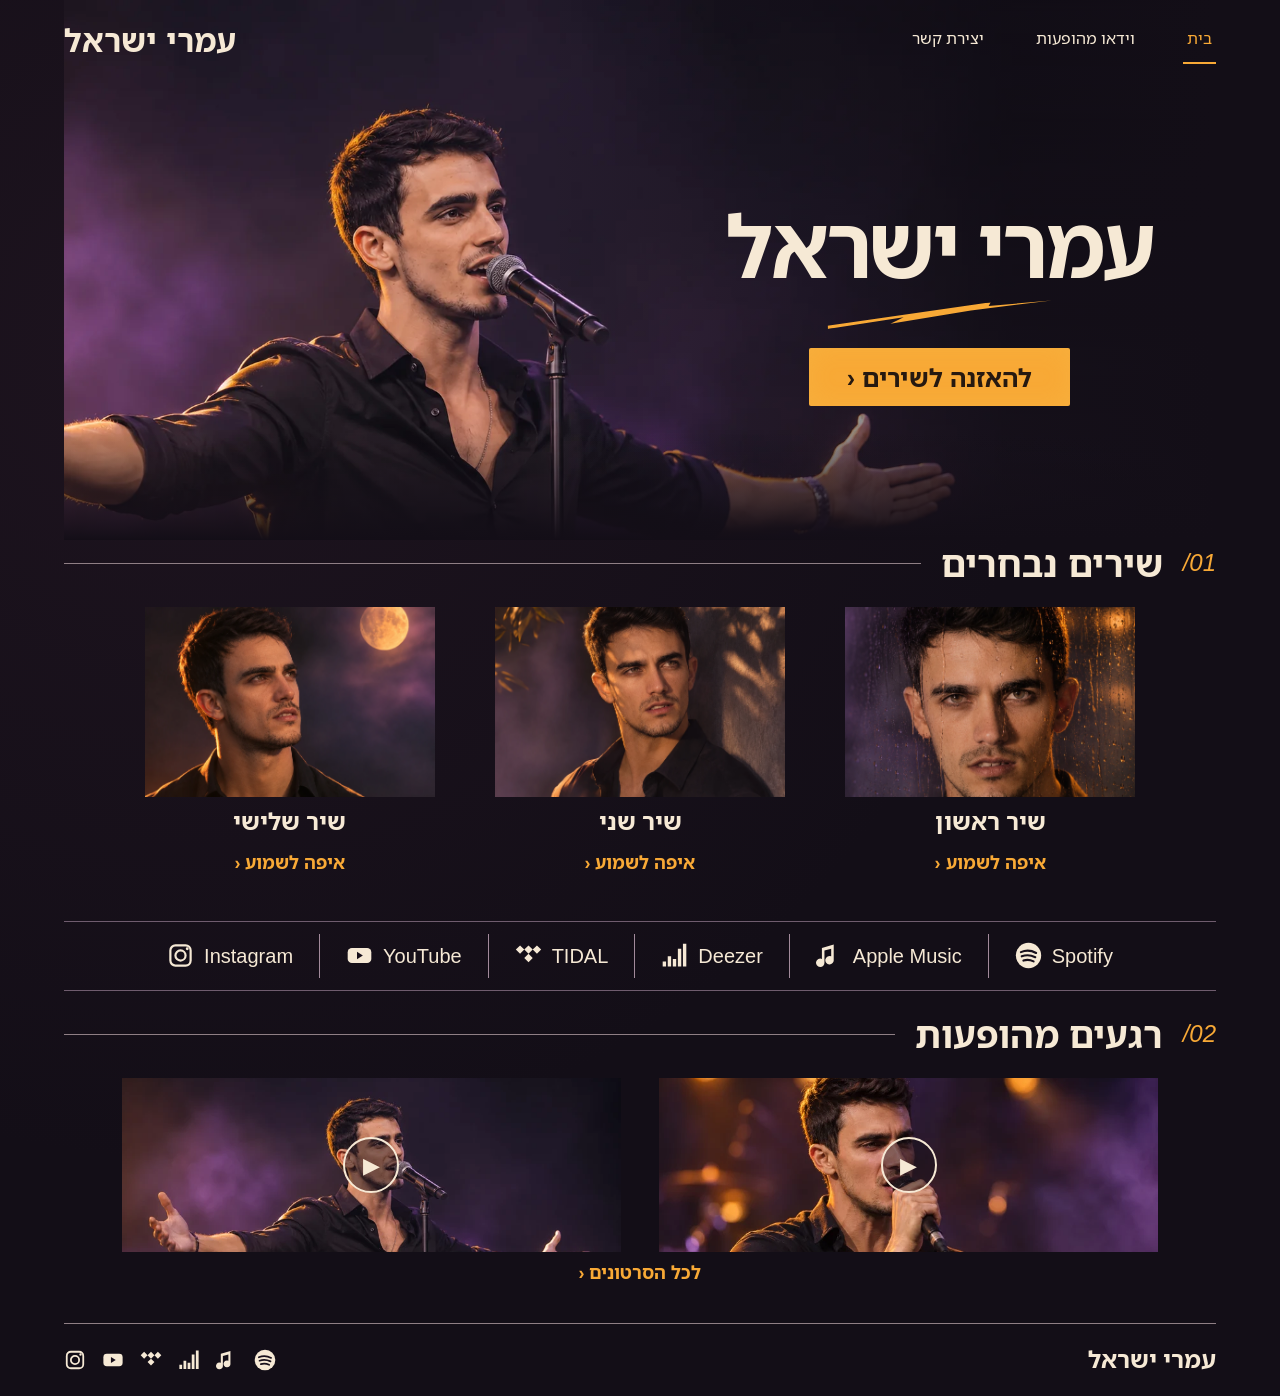
<file: index.html>
<!doctype html>
<html lang="he" dir="rtl"><head><meta charset="utf-8"><meta name="viewport" content="width=device-width,initial-scale=1"><meta name="theme-color" content="#130e17"><meta name="description" content="מוזיקה, רגעים מהופעות ויצירת קשר עם עמרי ישראל."><title>בית | עמרי ישראל</title><link rel="stylesheet" href="styles.css?v=2"><script defer src="site.js"></script></head><body><a class="skip" href="#main">דילוג לתוכן</a><div class="container"><header class="header"><a href="index.html" class="logo">עמרי ישראל</a><button class="menu" aria-controls="navigation" aria-expanded="false" aria-label="פתיחת תפריט">☰</button><nav id="navigation" aria-label="ניווט ראשי"><a href="index.html" aria-current="page">בית</a><a href="videos.html">וידאו מהופעות</a><a href="contact.html">יצירת קשר</a></nav></header><main id="main"><section class="hero"><div class="hero-copy"><h1>עמרי ישראל</h1><div class="brush" aria-hidden="true"></div><a class="cta" href="#songs">להאזנה לשירים ‹</a></div></section><section class="section" id="songs"><div class="section-heading"><span class="number">01/</span><h2>שירים נבחרים</h2></div><div class="songs"><article class="song"><img src="assets/images/album-1.webp" srcset="assets/images/album-1-mobile.webp 300w, assets/images/album-1.webp 1254w" sizes="(max-width: 700px) 80px, 27vw" alt="עטיפת שיר ראשון" width="227" height="190"><h3>שיר ראשון</h3><button class="text-button" data-song="0">איפה לשמוע ‹</button></article><article class="song"><img src="assets/images/album-2.webp" srcset="assets/images/album-2-mobile.webp 300w, assets/images/album-2.webp 1254w" sizes="(max-width: 700px) 80px, 27vw" alt="עטיפת שיר שני" width="227" height="190"><h3>שיר שני</h3><button class="text-button" data-song="1">איפה לשמוע ‹</button></article><article class="song"><img src="assets/images/album-3.webp" srcset="assets/images/album-3-mobile.webp 300w, assets/images/album-3.webp 1254w" sizes="(max-width: 700px) 80px, 27vw" alt="עטיפת שיר שלישי" width="227" height="190"><h3>שיר שלישי</h3><button class="text-button" data-song="2">איפה לשמוע ‹</button></article></div></section><div class="platforms" data-platforms aria-label="פלטפורמות האמן"></div><section class="section"><div class="section-heading"><span class="number">02/</span><h2>רגעים מהופעות</h2></div><div class="video-grid"><article><button class="video-button" data-video="1" aria-label="ניגון לילה של מוזיקה"><img src="assets/images/live-2.webp" srcset="assets/images/live-2-mobile.webp 780w, assets/images/live-2.webp 1672w" sizes="(max-width: 700px) 90vw, 45vw" alt="עמרי ישראל על הבמה" loading="lazy"></button></article><article><button class="video-button" data-video="0" aria-label="ניגון רגעים מהבמה"><img src="assets/images/live-1.webp" srcset="assets/images/live-1-mobile.webp 780w, assets/images/live-1.webp 1672w" sizes="(max-width: 700px) 90vw, 45vw" alt="עמרי ישראל על הבמה" loading="lazy"></button></article></div><p class="all-videos"><a class="text-button" href="videos.html">לכל הסרטונים ‹</a></p></section></main><footer class="footer"><a class="logo" href="index.html">עמרי ישראל</a><div class="platforms" data-platforms aria-label="קישורי האמן"></div></footer></div><dialog aria-labelledby="dialog-title"><button class="close" aria-label="סגירה">✕</button><h2 id="dialog-title"></h2><div id="dialog-content"></div></dialog></body></html>
</file>
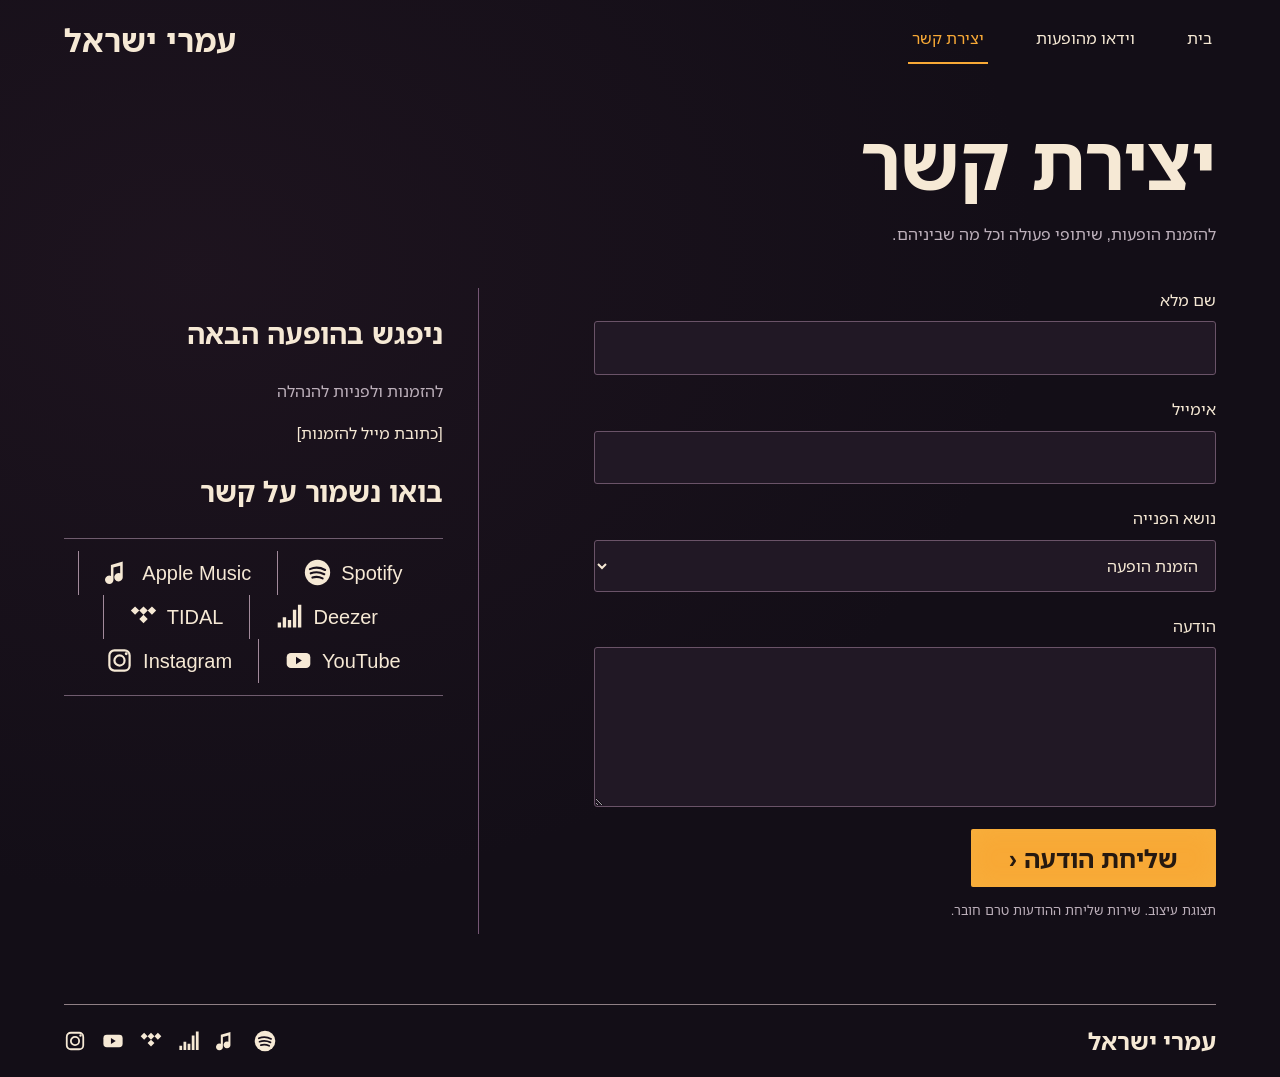
<file: contact.html>
<!doctype html>
<html lang="he" dir="rtl"><head><meta charset="utf-8"><meta name="viewport" content="width=device-width,initial-scale=1"><meta name="theme-color" content="#130e17"><meta name="description" content="מוזיקה, רגעים מהופעות ויצירת קשר עם עמרי ישראל."><title>יצירת קשר | עמרי ישראל</title><link rel="stylesheet" href="styles.css?v=2"><script defer src="site.js"></script></head><body><a class="skip" href="#main">דילוג לתוכן</a><div class="container"><header class="header"><a href="index.html" class="logo">עמרי ישראל</a><button class="menu" aria-controls="navigation" aria-expanded="false" aria-label="פתיחת תפריט">☰</button><nav id="navigation" aria-label="ניווט ראשי"><a href="index.html">בית</a><a href="videos.html">וידאו מהופעות</a><a href="contact.html" aria-current="page">יצירת קשר</a></nav></header><main id="main"><h1 class="page-title">יצירת קשר</h1><p class="intro">להזמנת הופעות, שיתופי פעולה וכל מה שביניהם.</p><div class="contact-layout"><form novalidate><label for="name">שם מלא<input id="name" name="name" autocomplete="name" aria-describedby="name-error" required><span class="error" id="name-error" hidden>יש להזין שם.</span></label><label for="email">אימייל<input id="email" name="email" type="email" dir="ltr" autocomplete="email" aria-describedby="email-error" required><span class="error" id="email-error" hidden>יש להזין כתובת אימייל תקינה.</span></label><label for="topic">נושא הפנייה<select id="topic" name="topic"><option>הזמנת הופעה</option><option>שיתוף פעולה</option><option>פנייה כללית</option></select></label><label for="message">הודעה<textarea id="message" name="message" aria-describedby="message-error" required></textarea><span class="error" id="message-error" hidden>יש לכתוב הודעה.</span></label><button class="cta" type="submit">שליחת הודעה ‹</button><p class="notice">תצוגת עיצוב. שירות שליחת ההודעות טרם חובר.</p><p id="form-status" class="status" role="status" tabindex="-1" hidden></p></form><aside><h2>ניפגש בהופעה הבאה</h2><p>להזמנות ולפניות להנהלה</p><span data-booking>[כתובת מייל להזמנות]</span><h2>בואו נשמור על קשר</h2><div class="platforms" data-platforms></div></aside></div></main><footer class="footer"><a class="logo" href="index.html">עמרי ישראל</a><div class="platforms" data-platforms aria-label="קישורי האמן"></div></footer></div><dialog aria-labelledby="dialog-title"><button class="close" aria-label="סגירה">✕</button><h2 id="dialog-title"></h2><div id="dialog-content"></div></dialog></body></html>
</file>
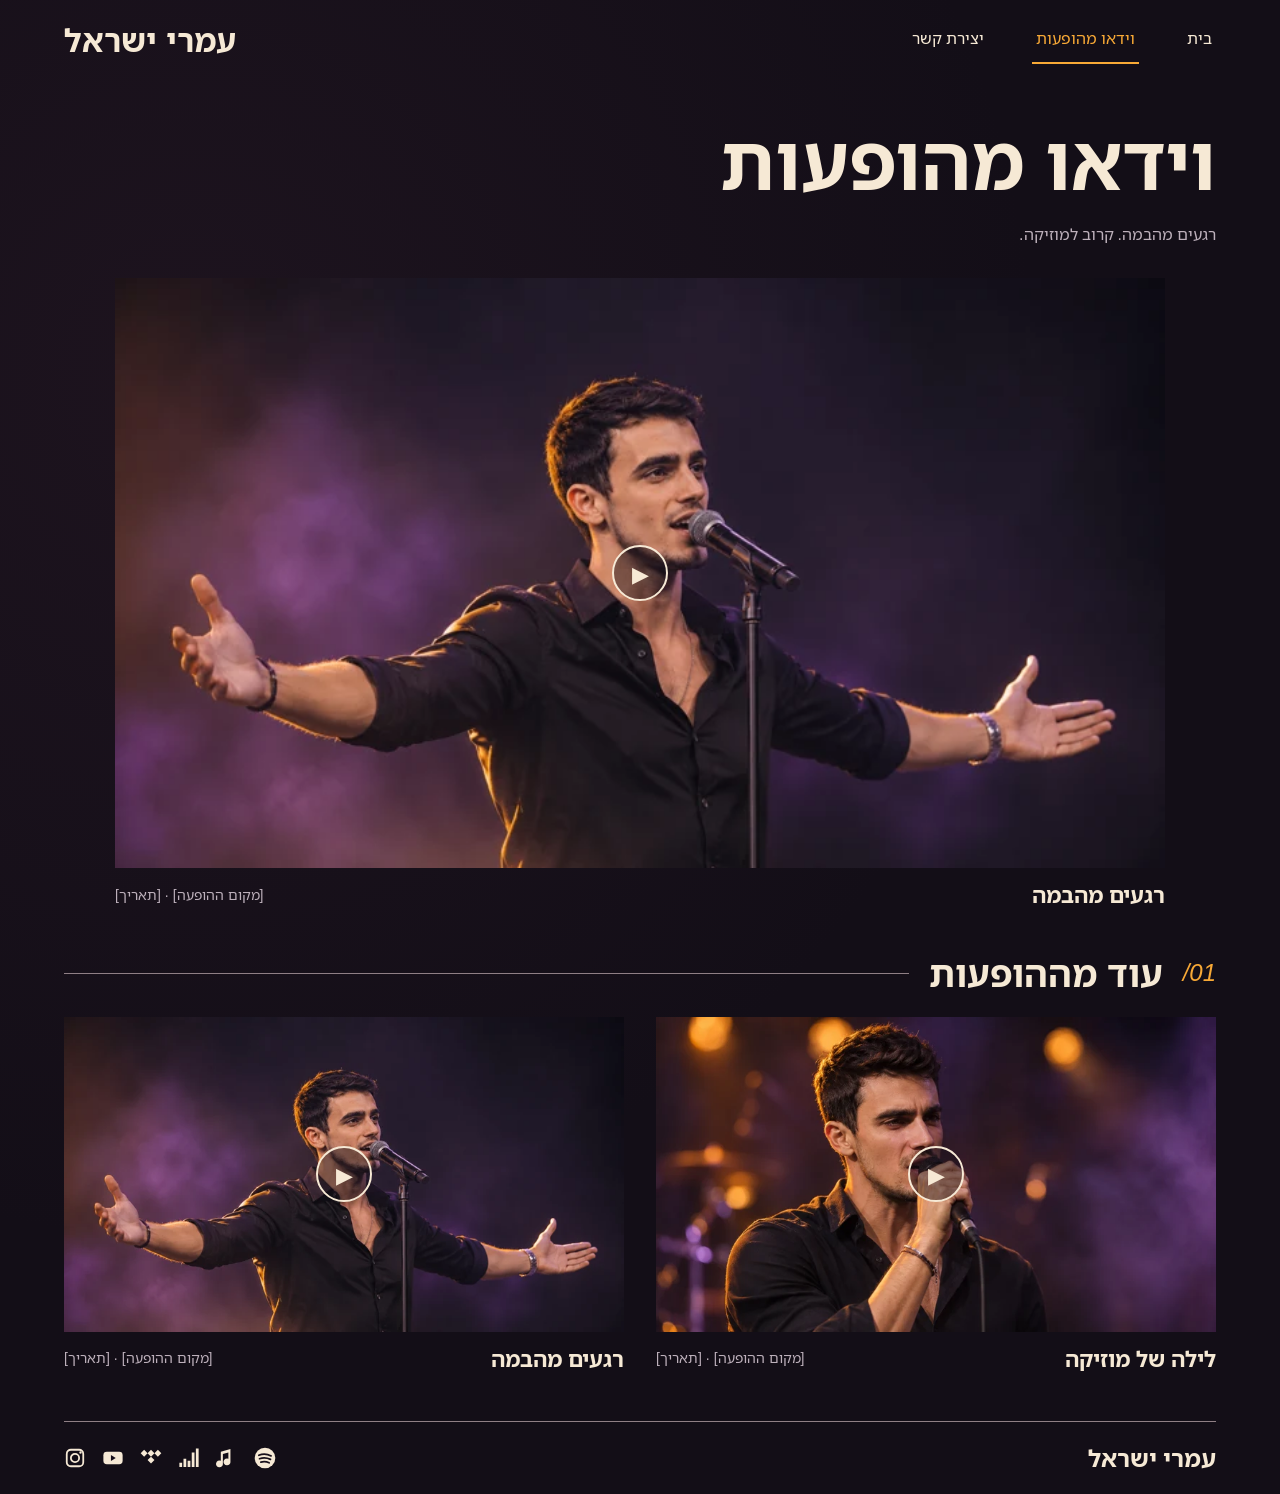
<file: videos.html>
<!doctype html>
<html lang="he" dir="rtl"><head><meta charset="utf-8"><meta name="viewport" content="width=device-width,initial-scale=1"><meta name="theme-color" content="#130e17"><meta name="description" content="מוזיקה, רגעים מהופעות ויצירת קשר עם עמרי ישראל."><title>וידאו מהופעות | עמרי ישראל</title><link rel="stylesheet" href="styles.css?v=2"><script defer src="site.js"></script></head><body><a class="skip" href="#main">דילוג לתוכן</a><div class="container"><header class="header"><a href="index.html" class="logo">עמרי ישראל</a><button class="menu" aria-controls="navigation" aria-expanded="false" aria-label="פתיחת תפריט">☰</button><nav id="navigation" aria-label="ניווט ראשי"><a href="index.html">בית</a><a href="videos.html" aria-current="page">וידאו מהופעות</a><a href="contact.html">יצירת קשר</a></nav></header><main id="main"><h1 class="page-title">וידאו מהופעות</h1><p class="intro">רגעים מהבמה. קרוב למוזיקה.</p><div class="featured"><article><button class="video-button" data-video="0" aria-label="ניגון רגעים מהבמה"><img src="assets/images/live-1.webp" srcset="assets/images/live-1-mobile.webp 780w, assets/images/live-1.webp 1672w" sizes="(max-width: 700px) 90vw, 45vw" alt="עמרי ישראל על הבמה" loading="lazy"></button><div class="video-caption"><h3>רגעים מהבמה</h3><span>[מקום ההופעה] · [תאריך]</span></div></article></div><section class="section"><div class="section-heading"><span class="number">01/</span><h2>עוד מההופעות</h2></div><div class="video-grid gallery"><article><button class="video-button" data-video="1" aria-label="ניגון לילה של מוזיקה"><img src="assets/images/live-2.webp" srcset="assets/images/live-2-mobile.webp 780w, assets/images/live-2.webp 1672w" sizes="(max-width: 700px) 90vw, 45vw" alt="עמרי ישראל על הבמה" loading="lazy"></button><div class="video-caption"><h3>לילה של מוזיקה</h3><span>[מקום ההופעה] · [תאריך]</span></div></article><article><button class="video-button" data-video="0" aria-label="ניגון רגעים מהבמה"><img src="assets/images/live-1.webp" srcset="assets/images/live-1-mobile.webp 780w, assets/images/live-1.webp 1672w" sizes="(max-width: 700px) 90vw, 45vw" alt="עמרי ישראל על הבמה" loading="lazy"></button><div class="video-caption"><h3>רגעים מהבמה</h3><span>[מקום ההופעה] · [תאריך]</span></div></article></div></section></main><footer class="footer"><a class="logo" href="index.html">עמרי ישראל</a><div class="platforms" data-platforms aria-label="קישורי האמן"></div></footer></div><dialog aria-labelledby="dialog-title"><button class="close" aria-label="סגירה">✕</button><h2 id="dialog-title"></h2><div id="dialog-content"></div></dialog></body></html>
</file>
<file: styles.css>
@font-face{font-family:Artist;src:url("assets/fonts/NotoSansHebrew-Regular.ttf");font-weight:400;font-display:swap}@font-face{font-family:Artist;src:url("assets/fonts/NotoSansHebrew-Bold.ttf");font-weight:700 900;font-display:swap}
:root{--paper:#f6e9d5;--amber:#f8a936;--bg:#130e17;--line:#8f7f85;--muted:#bdb0bb}*{box-sizing:border-box}html{scroll-behavior:smooth}body{margin:0;background:var(--bg);color:var(--paper);font-family:Artist,Arial,sans-serif;line-height:1.6;background-image:radial-gradient(ellipse at 15% 25%,#3b233442,transparent 55%)}button,input,select,textarea{font:inherit}a{color:inherit;text-decoration:none}button,a{touch-action:manipulation}button{cursor:pointer}button:disabled{cursor:default}a,button,input,select,textarea{outline-offset:5px}:focus-visible{outline:2px solid var(--amber)}button{color:inherit}img{display:block;max-width:100%}.container{width:90%;max-width:1320px;margin:auto}.header{height:80px;display:flex;align-items:center;justify-content:space-between;position:relative;z-index:5}.logo{font-size:32px;font-weight:700;line-height:1.1}.header .logo{order:2}nav{display:flex;gap:44px}nav a{padding:10px 4px}nav a[aria-current]{color:var(--amber);border-bottom:2px solid}.menu{display:none;background:none;border:0;font-size:25px;padding:8px}.hero{position:relative;min-height:440px;display:flex;align-items:center;isolation:isolate}.hero:before{content:"";position:absolute;inset:-80px 0 -20px;z-index:-1;background:linear-gradient(0deg,var(--bg),transparent 15%),linear-gradient(270deg,var(--bg) 0%,#130e17dd 24%,transparent 64%),url("assets/images/hero.webp?v=2") left center/70% auto no-repeat}.hero-copy{width:48%;text-align:center;margin-inline-start:0;margin-inline-end:auto}.hero h1{font-size:clamp(60px,8vw,116px);font-weight:700;line-height:1.2;letter-spacing:-5px;margin:0}.brush{width:225px;height:18px;margin:8px auto 25px;background:var(--amber);clip-path:polygon(0 83%,73% 0,72% 20%,100% 7%,64% 40%,28% 90%,34% 58%,0 100%);transform:rotate(-3deg)}.cta{border:0;display:inline-flex;justify-content:center;align-items:center;gap:12px;background:var(--amber);color:#261910;padding:9px 38px;font-size:25px;font-weight:700;min-height:48px;border-radius:2px;box-shadow:inset 0 0 25px #f9cf6230}.cta:hover{background:#ffc064}.section{margin-block:22px 36px}.section-heading{display:flex;align-items:center;gap:20px;margin-bottom:22px}.section-heading h2{font-size:36px;line-height:1.2;margin:0}.section-heading:after{content:"";height:1px;background:var(--line);flex:1}.number{color:var(--amber);font-size:24px;font-style:italic;font-family:Arial}.songs{display:grid;grid-template-columns:repeat(3,1fr);gap:6%;padding-inline:7%}.song{text-align:center}.song img{width:100%;aspect-ratio:1.2;object-fit:cover}.song h3{font-size:24px;margin:5px 0 0}.text-button{border:0;background:none;padding:5px 10px;min-height:44px;color:var(--amber);font-weight:700;font-size:18px}.text-button:hover{text-decoration:underline}.platforms{display:flex;align-items:center;justify-content:center;flex-wrap:wrap;gap:0;border-block:1px solid #6f5c6e;padding:12px 0;margin-block:22px}.platform{display:flex;align-items:center;gap:10px;padding:2px 26px;min-height:44px;direction:ltr;border-left:1px solid #a28a9b;font-family:Arial,sans-serif;font-size:20px}.platform:last-child{border-left:0}.platform svg{width:27px;height:27px;fill:currentColor}.platform:hover{color:var(--amber)}.video-grid{display:grid;grid-template-columns:repeat(2,1fr);gap:38px;padding-inline:5%}.video-button{display:block;width:100%;padding:0;border:0;background:none;overflow:hidden}.video-button img{width:100%;aspect-ratio:2.87;object-fit:cover;transition:transform .3s}.video-button:hover img{transform:scale(1.04)}.all-videos{text-align:center;margin:6px 0 0}.footer{display:flex;align-items:center;justify-content:space-between;border-top:1px solid var(--line);padding-block:14px;margin-top:12px}.footer .logo{font-size:24px}.footer .platforms{border:0;margin:0;padding:0;gap:16px}.footer .platform{border:0;padding:0}.footer .platform-label{display:none}.footer svg{width:22px;height:22px}.page-title{font-size:clamp(40px,6vw,76px);margin:35px 0 10px;line-height:1.2}.intro{color:var(--muted);margin-bottom:30px}.featured{max-width:1050px;margin:30px auto}.featured .video-button img{aspect-ratio:16/9}.video-caption{display:flex;justify-content:space-between;align-items:center;gap:15px;padding-block:9px}.video-caption h2,.video-caption h3{margin:0;font-size:22px}.video-caption span{color:var(--muted);font-size:14px}.gallery{padding:0;gap:32px}.gallery .video-button img{aspect-ratio:16/9}.contact-layout{display:grid;grid-template-columns:1.5fr 1fr;gap:10%;margin:40px 0 70px}label{display:grid;gap:8px;margin-bottom:22px}input,select,textarea{border:1px solid #6a5368;background:#211825;color:var(--paper);border-radius:3px;padding:13px;width:100%}textarea{min-height:160px;resize:vertical}aside{border-right:1px solid #755674;padding-right:35px}aside h2{font-size:28px}aside p{color:var(--muted)}.error{color:#ffb1ae;font-size:14px}.status{padding:16px;border:1px solid #aa9164}.notice{color:var(--muted);font-size:13px}.field-error{border-color:#ffb1ae}dialog{width:min(92%,600px);background:#201725;color:var(--paper);border:1px solid #967483;border-radius:5px;padding:30px}dialog::backdrop{background:#09050be8}dialog h2{font-size:30px;margin:0 0 20px}dialog .platforms{justify-content:start}dialog .platform{border:0;padding:12px}.close{float:left;border:1px solid #967483;background:none;min-width:44px;min-height:44px}dialog video{width:100%;margin-top:16px}.skip{position:absolute;top:-100px;right:10px;background:var(--amber);color:#111;padding:10px;z-index:50}.skip:focus{top:10px}[hidden]{display:none!important}
@media(min-width:1600px){.hero{min-height:540px}}
@media(max-width:700px){.container{width:90%}.header{height:60px}.header .logo{order:0;font-size:25px}.menu{display:block}.header nav{display:none;position:absolute;top:60px;right:-5.55%;left:-5.55%;background:#201625;padding:15px 5%;flex-direction:column;gap:0;box-shadow:0 15px 35px #0008}.header nav.open{display:flex}.header nav a{padding:14px}.hero{min-height:370px;align-items:end}.hero:before{inset:-60px -5.55% 0;background:linear-gradient(0deg,var(--bg),#130e1700 70%),url("assets/images/hero-mobile.webp?v=2") center top/cover no-repeat}.hero-copy{width:100%;padding-top:190px}.hero h1{font-size:54px;letter-spacing:-2px}.brush{width:160px;height:12px;margin:0 auto 15px}.cta{font-size:20px;padding:5px 28px;min-height:44px}.section{margin-block:25px 12px}.section-heading{gap:12px;margin-bottom:10px}.section-heading h2{font-size:25px}.number{font-size:19px}.songs{display:flex;flex-direction:column;padding:0;gap:0}.song{display:grid;grid-template-columns:80px 1fr;column-gap:16px;align-items:center;border-bottom:1px solid #675365;padding:9px 0;text-align:right}.song img{grid-row:1/3;width:80px;height:76px;aspect-ratio:auto}.song h3{font-size:20px;align-self:end;margin:0}.song .text-button{justify-self:start;align-self:start;font-size:16px;padding:0;min-height:32px}.platforms{margin-block:12px;padding-block:8px;row-gap:0}.platform{font-size:12px;padding:0 10px;gap:5px;min-height:36px}.platform svg{width:19px;height:19px}.platform:nth-child(3){border-left:0}.video-grid{grid-template-columns:1fr;padding:0;gap:12px}.video-button img{aspect-ratio:2.4}.all-videos{margin-block:0}.text-button{font-size:16px}.footer{padding-block:12px}.footer .logo{font-size:20px}.footer .platforms{gap:12px}.footer svg{width:17px;height:17px}.footer .platform{min-height:28px}.page-title{font-size:44px;margin-top:25px}.video-caption{align-items:start;flex-direction:column;gap:0}.video-caption h2,.video-caption h3{font-size:19px}.featured{margin-top:20px}.contact-layout{grid-template-columns:1fr;gap:30px}aside{padding:20px 0;border-right:0;border-top:1px solid #755674}dialog{padding:20px}dialog .platform{font-size:17px}.intro{font-size:15px}}
@media(prefers-reduced-motion:reduce){html{scroll-behavior:auto}*{transition:none!important}}

/* Omri Israel imagery and responsive art direction. */
.hero:before{background:linear-gradient(0deg,var(--bg),transparent 20%),linear-gradient(270deg,var(--bg) 0%,#130e1790 25%,transparent 58%),url("assets/images/hero.webp?v=2") left top/100% auto no-repeat}
.hero h1{font-size:clamp(48px,6.7vw,96px);letter-spacing:-3px}
.video-button{position:relative}
.video-button:after{content:"▶";position:absolute;inset:0;margin:auto;width:52px;height:52px;border:2px solid var(--paper);border-radius:50%;background:#130e1770;display:grid;place-items:center;font-size:22px;color:var(--paper);pointer-events:none}
.video-button img{object-position:center 25%}
.song img{object-position:center 35%}
@media(max-width:700px){
 .hero:before{background:linear-gradient(0deg,var(--bg),#130e1700 73%),url("assets/images/hero-mobile.webp?v=2") center top/100% auto no-repeat}
 .hero h1{font-size:clamp(36px,11vw,54px);letter-spacing:-1.5px}
 .hero-copy{padding-top:220px}
 .header .logo{font-size:23px}
 .video-button img{object-position:center 20%}
 .footer .logo{font-size:18px}
}
</file>
